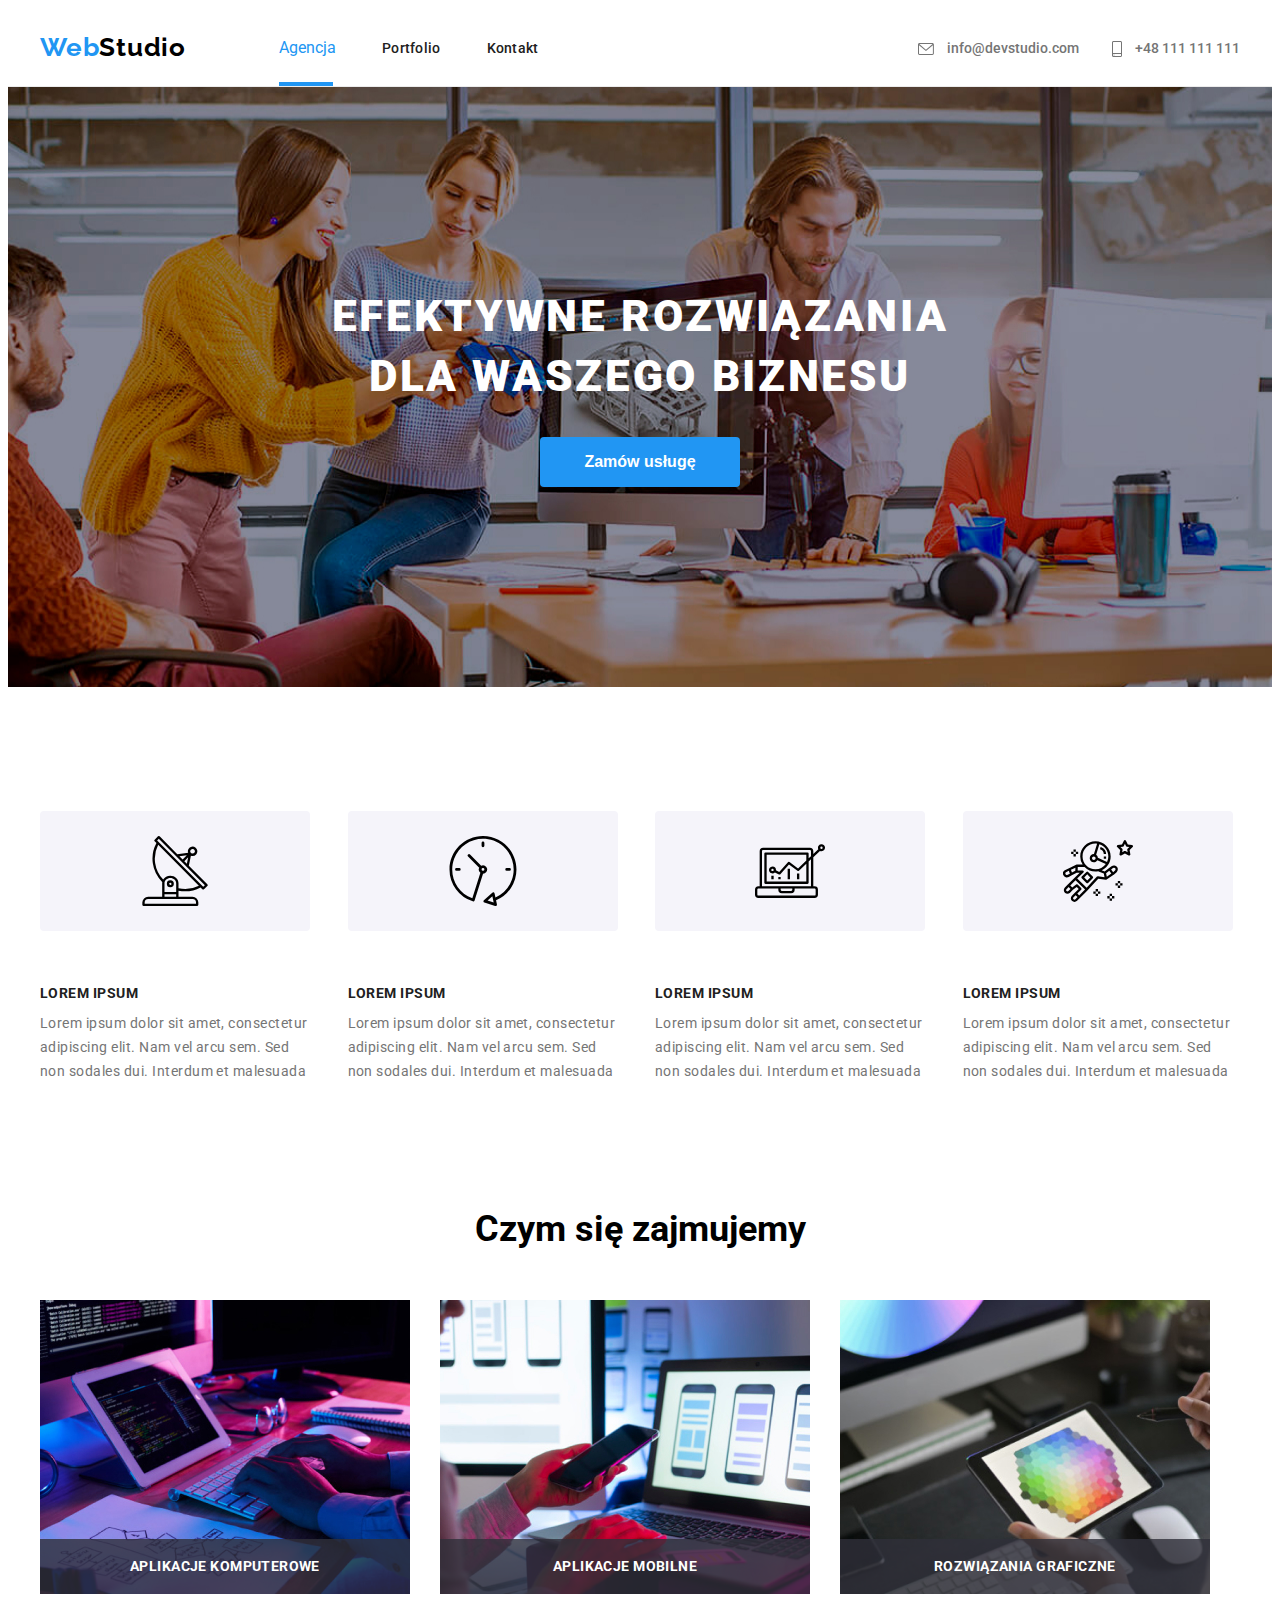
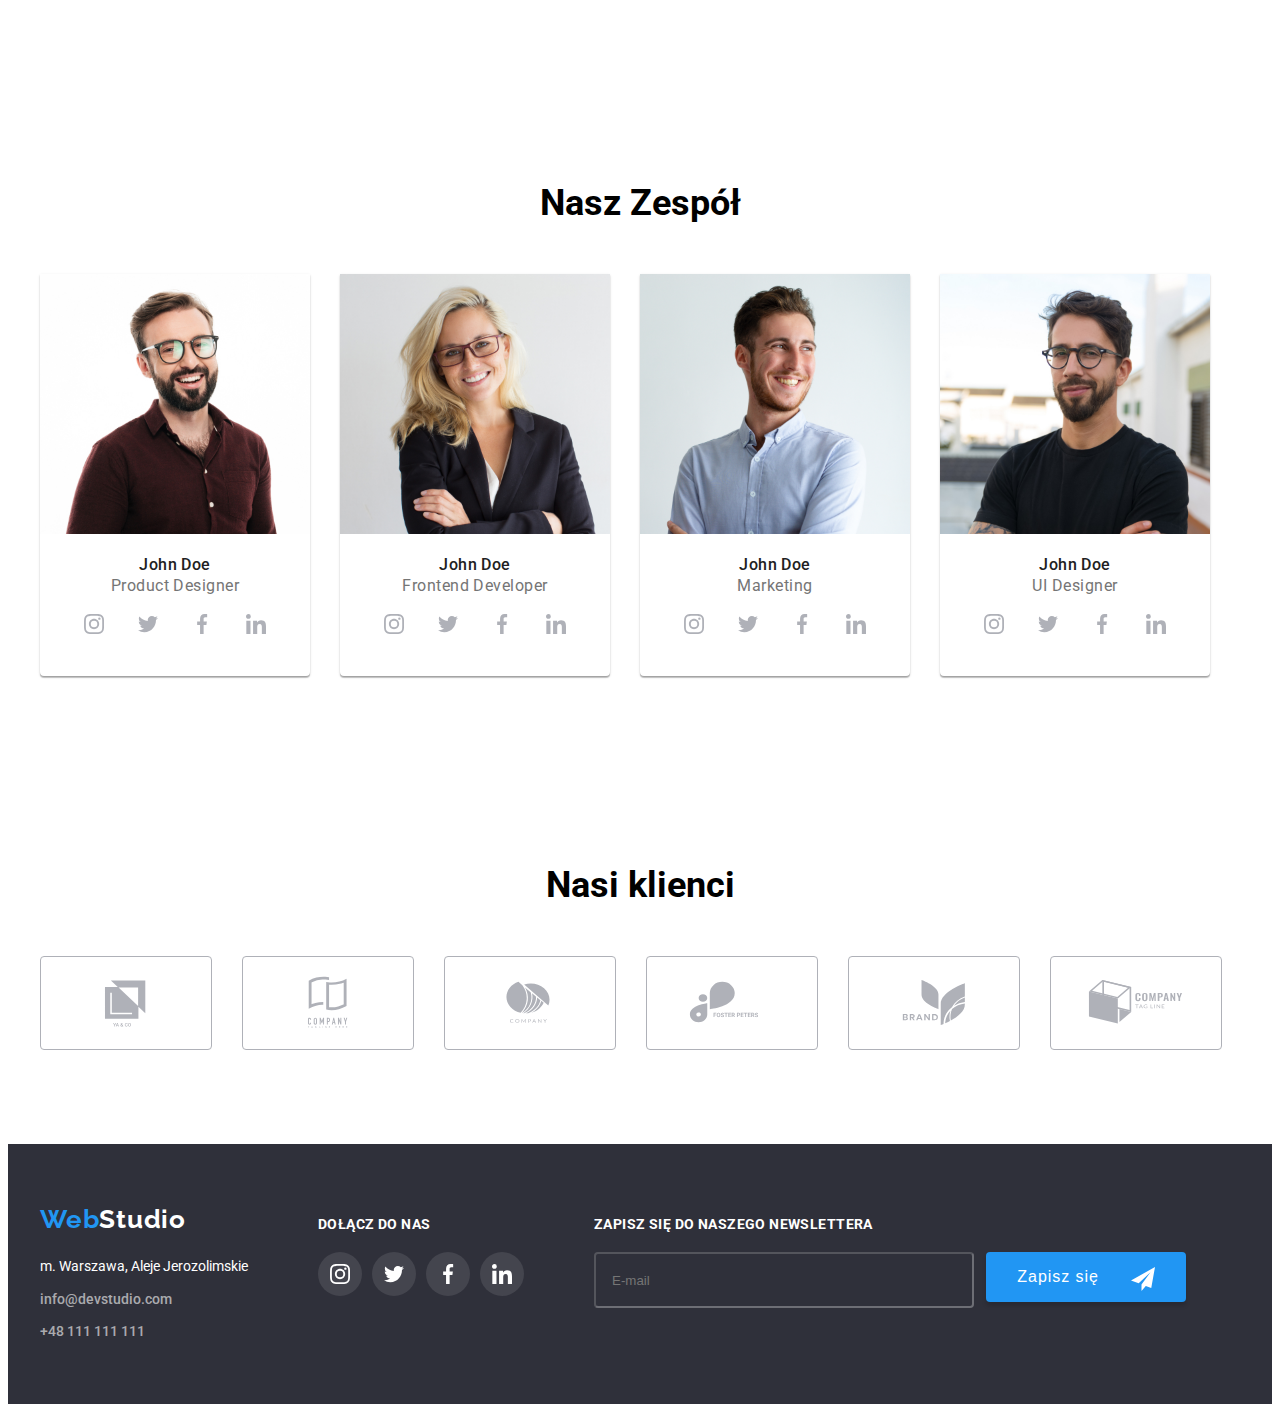
<file: index.html>
<!DOCTYPE html>
<html lang="pl">
    <head>
        <meta charset="UTF-8" />
        <meta http-equiv="X-UA-Compatible" content="IE=edge" />
        <meta name="viewport" content="width=device-width, initial-scale=1.0" />
        <title>Studio</title>
        <link
            rel="stylesheet"
            href="https://cdnjs.cloudflare.com/ajax/libs/modern-normalize/1.1.0/modern-normalize.min.css"
            integrity="sha512-wpPYUAdjBVSE4KJnH1VR1HeZfpl1ub8YT/NKx4PuQ5NmX2tKuGu6U/JRp5y+Y8XG2tV+wKQpNHVUX03MfMFn9Q=="
            crossorigin="anonymous"
            referrerpolicy="no-referrer"
        />
        <link rel="stylesheet" href="./css/styles.css" />
        <link rel="preconnect" href="https://fonts.googleapis.com" />
        <link rel="preconnect" href="https://fonts.gstatic.com" crossorigin />
        <link
            href="https://fonts.googleapis.com/css2?family=Raleway:wght@700&family=Roboto:wght@400;500;700;900&display=swap"
            rel="stylesheet"
        />
    </head>
    <body>
        <header class="header-wrapper">
            <div class="container">
                <nav>
                    <a class="logo" href="index.html"
                        ><span>Web</span
                        ><span class="logo-black">Studio</span></a
                    >
                    <ul class="navigation-list">
                        <li>
                            <a class="link-active" href="#">Agencja</a>
                        </li>
                        <li>
                            <a class="menu-link" href="portfolio.html"
                                >Portfolio</a
                            >
                        </li>
                        <li>
                            <a class="menu-link" href="#">Kontakt</a>
                        </li>
                    </ul>
                </nav>
                <ul class="header-contact-list">
                    <li>
                        <a href="mailto:info@devstudio.com">
                            <svg width="16px" height="12px">
                                <use
                                    class="mail-icon"
                                    href="./img/icons.svg#icon-mail"
                                ></use>
                            </svg>
                            info@devstudio.com
                        </a>
                    </li>
                    <li>
                        <a href="tel:48111111111">
                            <svg width="16px" height="16px">
                                <use
                                    href="./img/icons.svg#icon-smartphone"
                                ></use></svg
                            >+48 111 111 111</a
                        >
                    </li>
                </ul>
            </div>
        </header>
        <main>
            <!-- HERO -->
            <section class="section main-bg service">
                <div class="container">
                    <h1>EFEKTYWNE ROZWIĄZANIA DLA WASZEGO BIZNESU</h1>
                    <button type="button" data-modal-open>Zamów usługę</button>
                </div>
            </section>
            <!-- Czym się zajmujemy -->
            <section class="section">
                <div class="container">
                    <ul class="articles-list">
                        <li>
                            <span
                                ><svg width="70px" height="70px">
                                    <use
                                        href="img/icons.svg#icon-antenna"
                                    ></use></svg
                            ></span>
                            <h4>LOREM IPSUM</h4>
                            <p>
                                Lorem ipsum dolor sit amet, consectetur
                                adipiscing elit. Nam vel arcu sem. Sed non
                                sodales dui. Interdum et malesuada
                            </p>
                        </li>
                        <li>
                            <span
                                ><svg width="70px" height="70px">
                                    <use
                                        href="img/icons.svg#icon-clock"
                                    ></use></svg
                            ></span>
                            <h4>LOREM IPSUM</h4>
                            <p>
                                Lorem ipsum dolor sit amet, consectetur
                                adipiscing elit. Nam vel arcu sem. Sed non
                                sodales dui. Interdum et malesuada
                            </p>
                        </li>
                        <li>
                            <span
                                ><svg width="70px" height="70px">
                                    <use
                                        href="img/icons.svg#icon-diagram"
                                    ></use></svg
                            ></span>
                            <h4>LOREM IPSUM</h4>
                            <p>
                                Lorem ipsum dolor sit amet, consectetur
                                adipiscing elit. Nam vel arcu sem. Sed non
                                sodales dui. Interdum et malesuada
                            </p>
                        </li>
                        <li>
                            <span
                                ><svg width="70px" height="70px">
                                    <use
                                        href="img/icons.svg#icon-astronaut"
                                    ></use></svg
                            ></span>
                            <h4>LOREM IPSUM</h4>
                            <p>
                                Lorem ipsum dolor sit amet, consectetur
                                adipiscing elit. Nam vel arcu sem. Sed non
                                sodales dui. Interdum et malesuada
                            </p>
                        </li>
                    </ul>
                </div>
            </section>
            <section class="section">
                <div class="jobs container">
                    <h2>Czym się zajmujemy</h2>
                    <div class="jobs-layout">
                        <div class="job-img">
                            <img
                                src="img/box1.jpg"
                                alt="Tworzenie oprogramowania dla firm"
                                width="370"
                                height="294"
                            />
                            <p class="job-label">Aplikacje komputerowe</p>
                        </div>
                        <div class="job-img">
                            <img
                                src="img/box2.jpg"
                                alt="Projektowanie interfejsu"
                                width="370"
                                height="294"
                            />
                            <p class="job-label">Aplikacje mobilne</p>
                        </div>
                        <div class="job-img">
                            <img
                                src="img/box3.jpg"
                                alt="Ostylowanie projektu"
                                width="370"
                                height="294"
                            />
                            <p class="job-label">Rozwiązania graficzne</p>
                        </div>
                    </div>
                </div>
            </section>
            <!--Nasz zespół-->
            <section class="section">
                <div class="container">
                    <h2 class="team-header">Nasz Zespół</h2>
                    <ul class="team-list">
                        <li>
                            <img
                                src="img/pd.jpg"
                                alt="John Doe Product Designer"
                                width="270"
                                height="260"
                            />
                            <div class="img-info">
                                <span class="img-title-index">John Doe</span>
                                <span class="img-description-index"
                                    >Product Designer</span
                                >
                                <ul class="team-social">
                                    <li>
                                        <a href="https://www.instagram.com/">
                                            <svg
                                                width="20"
                                                height="20"
                                                class="social-icon"
                                            >
                                                <use
                                                    href="img/icons.svg#icon-instagram"
                                                ></use></svg
                                        ></a>
                                    </li>
                                    <li>
                                        <a href="https://twitter.com/">
                                            <svg
                                                width="20"
                                                height="20"
                                                class="social-icon"
                                            >
                                                <use
                                                    href="img/icons.svg#icon-twitter"
                                                ></use></svg
                                        ></a>
                                    </li>
                                    <li>
                                        <a href="https://www.facebook.com/">
                                            <svg
                                                width="20"
                                                height="20"
                                                class="social-icon"
                                            >
                                                <use
                                                    href="img/icons.svg#icon-facebook"
                                                ></use></svg
                                        ></a>
                                    </li>
                                    <li>
                                        <a href="https://www.linkedin.com/">
                                            <svg
                                                width="20"
                                                height="20"
                                                class="social-icon"
                                            >
                                                <use
                                                    href="img/icons.svg#icon-linkedin"
                                                ></use></svg
                                        ></a>
                                    </li>
                                </ul>
                            </div>
                        </li>
                        <li>
                            <img
                                src="img/fd.jpg"
                                alt="John Doe Frontend Developer"
                                width="270"
                                height="260"
                            />
                            <div class="img-info">
                                <span class="img-title-index">John Doe</span>
                                <span class="img-description-index"
                                    >Frontend Developer</span
                                >
                                <ul class="team-social">
                                    <li>
                                        <a href="https://www.instagram.com/">
                                            <svg
                                                width="20"
                                                height="20"
                                                class="social-icon"
                                            >
                                                <use
                                                    href="img/icons.svg#icon-instagram"
                                                ></use></svg
                                        ></a>
                                    </li>
                                    <li>
                                        <a href="https://twitter.com/">
                                            <svg
                                                width="20"
                                                height="20"
                                                class="social-icon"
                                            >
                                                <use
                                                    href="img/icons.svg#icon-twitter"
                                                ></use></svg
                                        ></a>
                                    </li>
                                    <li>
                                        <a href="https://www.facebook.com/">
                                            <svg
                                                width="20"
                                                height="20"
                                                class="social-icon"
                                            >
                                                <use
                                                    href="img/icons.svg#icon-facebook"
                                                ></use></svg
                                        ></a>
                                    </li>
                                    <li>
                                        <a href="https://www.linkedin.com/">
                                            <svg
                                                width="20"
                                                height="20"
                                                class="social-icon"
                                            >
                                                <use
                                                    href="img/icons.svg#icon-linkedin"
                                                ></use></svg
                                        ></a>
                                    </li>
                                </ul>
                            </div>
                        </li>
                        <li>
                            <img
                                src="img/marketing.jpg"
                                alt="John Doe Marketing"
                                width="270"
                                height="260"
                            />
                            <div class="img-info">
                                <span class="img-title-index">John Doe</span>
                                <span class="img-description-index"
                                    >Marketing</span
                                >
                                <ul class="team-social">
                                    <li>
                                        <a href="https://www.instagram.com/">
                                            <svg
                                                width="20"
                                                height="20"
                                                class="social-icon"
                                            >
                                                <use
                                                    href="img/icons.svg#icon-instagram"
                                                ></use></svg
                                        ></a>
                                    </li>
                                    <li>
                                        <a href="https://twitter.com/">
                                            <svg
                                                width="20"
                                                height="20"
                                                class="social-icon"
                                            >
                                                <use
                                                    href="img/icons.svg#icon-twitter"
                                                ></use></svg
                                        ></a>
                                    </li>
                                    <li>
                                        <a href="https://www.facebook.com/">
                                            <svg
                                                width="20"
                                                height="20"
                                                class="social-icon"
                                            >
                                                <use
                                                    href="img/icons.svg#icon-facebook"
                                                ></use></svg
                                        ></a>
                                    </li>
                                    <li>
                                        <a href="https://www.linkedin.com/">
                                            <svg
                                                width="20"
                                                height="20"
                                                class="social-icon"
                                            >
                                                <use
                                                    href="img/icons.svg#icon-linkedin"
                                                ></use></svg
                                        ></a>
                                    </li>
                                </ul>
                            </div>
                        </li>
                        <li>
                            <img
                                src="img/ui.jpg"
                                alt="John Doe UI Designer"
                                width="270"
                                height="260"
                            />
                            <div class="img-info">
                                <span class="img-title-index">John Doe</span>
                                <span class="img-description-index"
                                    >UI Designer</span
                                >
                                <ul class="team-social">
                                    <li>
                                        <a href="https://www.instagram.com/">
                                            <svg
                                                width="20"
                                                height="20"
                                                class="social-icon"
                                            >
                                                <use
                                                    href="img/icons.svg#icon-instagram"
                                                ></use></svg
                                        ></a>
                                    </li>
                                    <li>
                                        <a href="https://twitter.com/">
                                            <svg
                                                width="20"
                                                height="20"
                                                class="social-icon"
                                            >
                                                <use
                                                    href="img/icons.svg#icon-twitter"
                                                ></use></svg
                                        ></a>
                                    </li>
                                    <li>
                                        <a href="https://www.facebook.com/">
                                            <svg
                                                width="20"
                                                height="20"
                                                class="social-icon"
                                            >
                                                <use
                                                    href="img/icons.svg#icon-facebook"
                                                ></use></svg
                                        ></a>
                                    </li>
                                    <li>
                                        <a href="https://www.linkedin.com/">
                                            <svg
                                                width="20"
                                                height="20"
                                                class="social-icon"
                                            >
                                                <use
                                                    href="img/icons.svg#icon-linkedin"
                                                ></use></svg
                                        ></a>
                                    </li>
                                </ul>
                            </div>
                        </li>
                    </ul>
                </div>
            </section>
            <!--NASI KLIENCI-->
            <section class="section">
                <div class="clients container">
                    <h2>Nasi klienci</h2>
                    <ul class="clients-list">
                        <li tabindex="0">
                            <svg width="106" height="60" class="client-icon">
                                <use href="img/icons.svg#icon-yaco"></use>
                            </svg>
                        </li>
                        <li tabindex="0">
                            <svg width="106" height="60" class="client-icon">
                                <use
                                    href="img/icons.svg#icon-company-tagline"
                                ></use>
                            </svg>
                        </li>
                        <li tabindex="0">
                            <svg width="106" height="60" class="client-icon">
                                <use href="img/icons.svg#icon-company"></use>
                            </svg>
                        </li>
                        <li tabindex="0">
                            <svg width="106" height="60" class="client-icon">
                                <use href="img/icons.svg#icon-foster"></use>
                            </svg>
                        </li>
                        <li tabindex="0">
                            <svg width="106" height="60" class="client-icon">
                                <use href="img/icons.svg#icon-brand"></use>
                            </svg>
                        </li>
                        <li tabindex="0">
                            <svg width="106" height="60" class="client-icon">
                                <use
                                    href="img/icons.svg#icon-company_last"
                                ></use>
                            </svg>
                        </li>
                    </ul>
                </div>
            </section>
        </main>
        <footer class="footer-wrapper dark-bg">
            <div class="container">
                <div class="address-content">
                    <a class="logo" href="./index.html"
                        ><span>Web</span
                        ><span class="logo-white">Studio</span></a
                    >
                    <address class="inline">
                        <ul class="contact-list-footer">
                            <li>
                                <a
                                    class="contact-item-address"
                                    href="https://goo.gl/maps/UKCzapCsmyYEoZtA6"
                                    target="_blank"
                                    >m. Warszawa, Aleje Jerozolimskie</a
                                >
                            </li>
                            <li>
                                <a
                                    class="footer-contact-item"
                                    href="mailto:info@devstudio.com"
                                    >info@devstudio.com</a
                                >
                            </li>
                            <li>
                                <a
                                    class="footer-contact-item"
                                    href="tel:48111111111"
                                    >+48 111 111 111</a
                                >
                            </li>
                        </ul>
                    </address>
                </div>
                <div class="social-content">
                    <h2>Dołącz do nas</h2>
                    <ul class="social-footer">
                        <li>
                            <a href="https://www.instagram.com/">
                                <svg width="20" height="20">
                                    <use
                                        href="img/icons.svg#icon-instagram"
                                    ></use></svg
                            ></a>
                        </li>
                        <li>
                            <a href="https://twitter.com/">
                                <svg width="20" height="20">
                                    <use
                                        href="img/icons.svg#icon-twitter"
                                    ></use></svg
                            ></a>
                        </li>
                        <li>
                            <a href="https://www.facebook.com/">
                                <svg width="20" height="20">
                                    <use
                                        href="img/icons.svg#icon-facebook"
                                    ></use></svg
                            ></a>
                        </li>
                        <li>
                            <a href="https://www.linkedin.com/">
                                <svg width="20px" height="20px">
                                    <use
                                        href="img/icons.svg#icon-linkedin"
                                    ></use></svg
                            ></a>
                        </li>
                    </ul>
                </div>

                <div class="footer-newsletter">
                    <h2>ZAPISZ SIĘ DO NASZEGO NEWSLETTERA</h2>
                    <form class="mail-sub">
                        <input
                            class="subscription-form"
                            type="email"
                            name="input-footer-email"
                            placeholder="E-mail"
                            required
                        />
                        <button class="footer-newsletter-button" type="submit">
                            <span class="ft-btn-text">Zapisz się</span>
                            <svg class="send-icon" width="24" height="24">
                                <use href="./img/icons.svg#icon-send"></use>
                            </svg>
                        </button>
                    </form>
                </div>
            </div>
        </footer>

        <div class="backdrop is-hidden" data-modal>
            <div class="modal">
                <button type="button" class="close-btn" data-modal-close>
                    X
                </button>
                <form class="modal-form">
                    <h2>Zostaw swoje dane w formularzu poniżej</h2>
                    <label class="modal-name-field">Imie</label>
                    <input
                        type="text"
                        name="client-name"
                        class="form-area"
                        minlength="3"
                        required
                        pattern="^[a-zA-Z]+\s[a-zA-z]+$"
                    />
                    <svg class="form-icon" width="18px" height="18px">
                        <use href="./img/icons.svg#icon-person"></use>
                    </svg>
                    <label class="modal-name-field">Telefon</label>
                    <input
                        type="tel"
                        name="phone-number"
                        class="form-area"
                        minlength="9"
                        required
                        pattern="[0-9\+\-]{9,15}"
                    />
                    <svg class="form-icon" width="18px" height="18px">
                        <use href="./img/icons.svg#icon-phone"></use>
                    </svg>
                    <label class="modal-name-field">Email</label>
                    <input
                        type="email"
                        name="email"
                        class="form-area"
                        required
                    />
                    <svg class="form-icon" width="18px" height="18px">
                        <use href="./img/icons.svg#icon-emailform"></use>
                    </svg>
                    <label class="modal-name-field">Komentarz</label>
                    <textarea
                        placeholder="Wprowadź tekst"
                        name="comment"
                        class="form-area-comment"
                    ></textarea>
                    <label class="form-regulations">
                        <input
                            type="checkbox"
                            name="checkbox-acceptance"
                            class="hidden-checkbox"
                        />
                        <div class="custom-checkbox">
                            <svg
                                class="custom-checkbox-img"
                                width="16px"
                                height="16px"
                            >
                                <use
                                    href="./img/symbol-defs.svg#icon-check"
                                ></use>
                            </svg>
                        </div>
                        <span class="regulations-form-text"
                            >Oświadczam iż akceptuję <a href="#">Regulamin</a> i
                            <a href="#">Politykę Prywatności.</a></span
                        ></label
                    >
                    <button class="modal-form-btn" type="submit">Wyślij</button>
                </form>
            </div>
        </div>
        <script src="./js/modal.js"></script>
    </body>
</html>
</file>
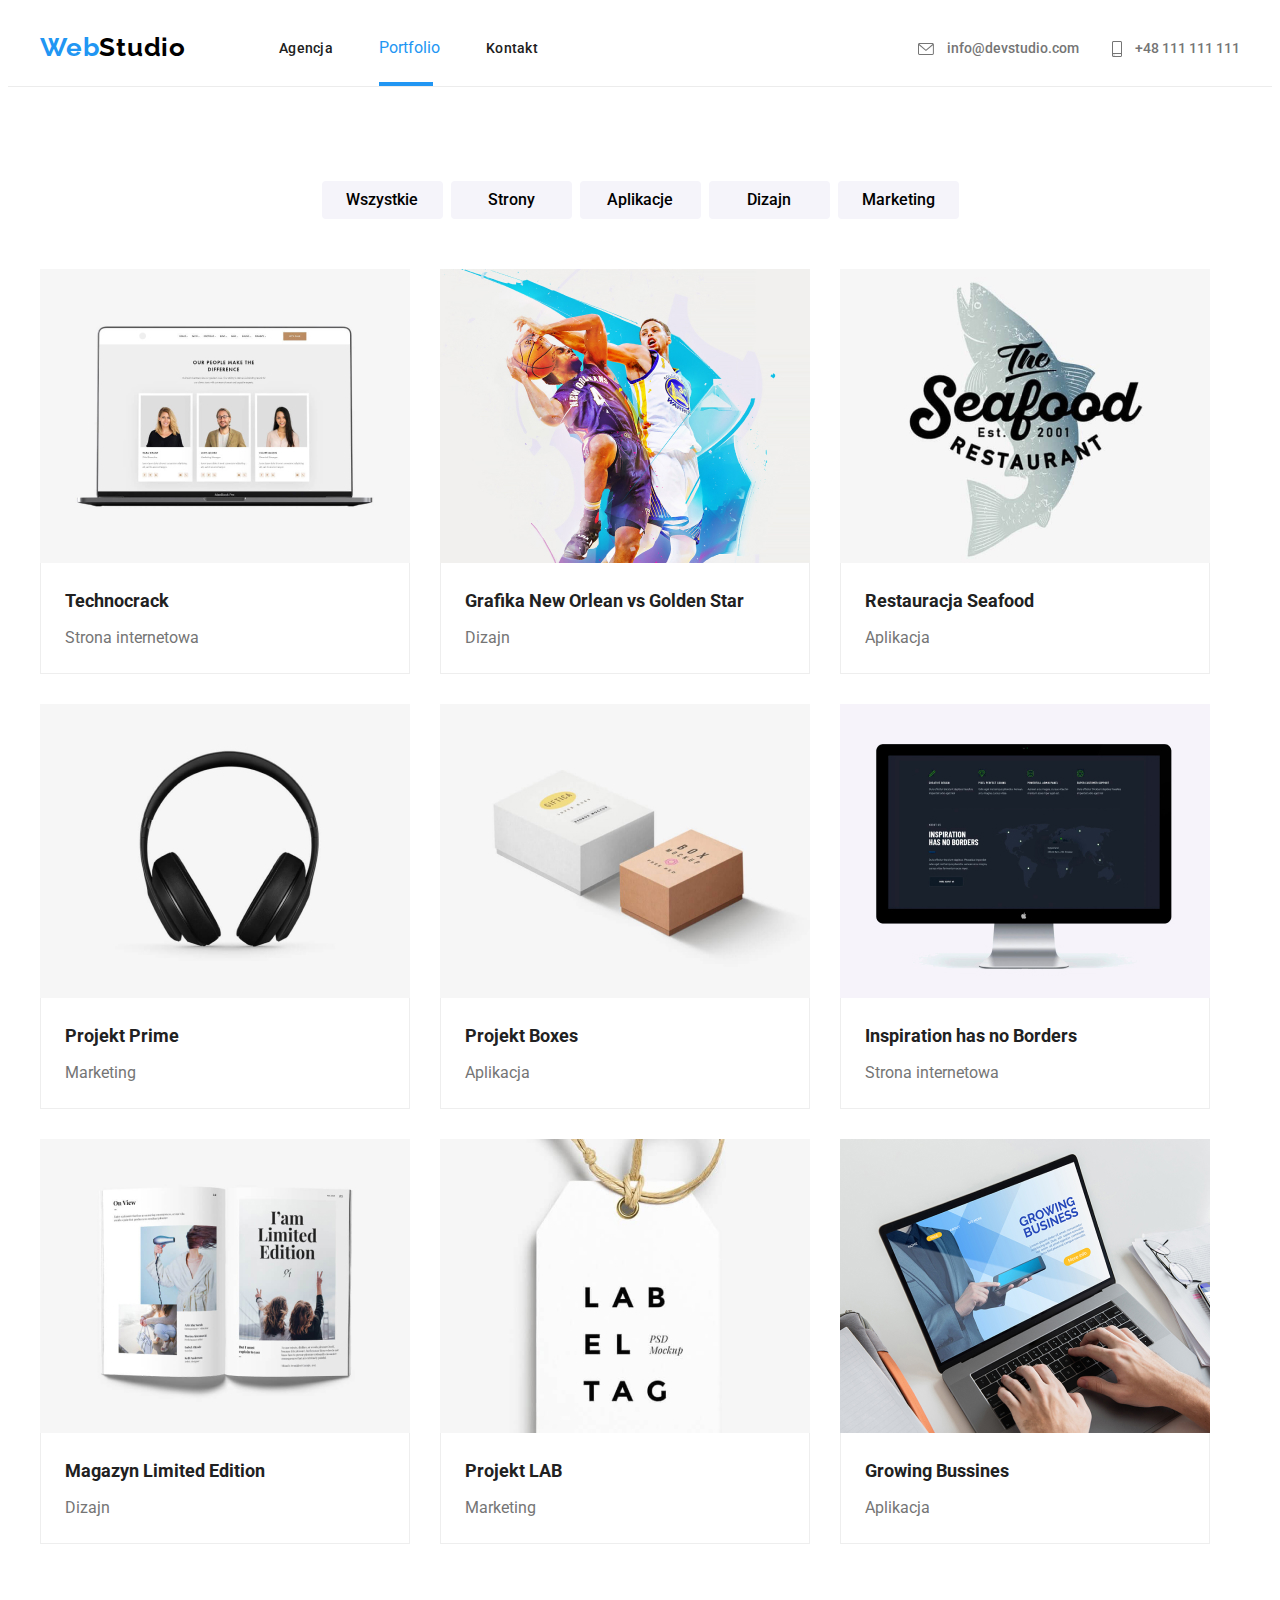
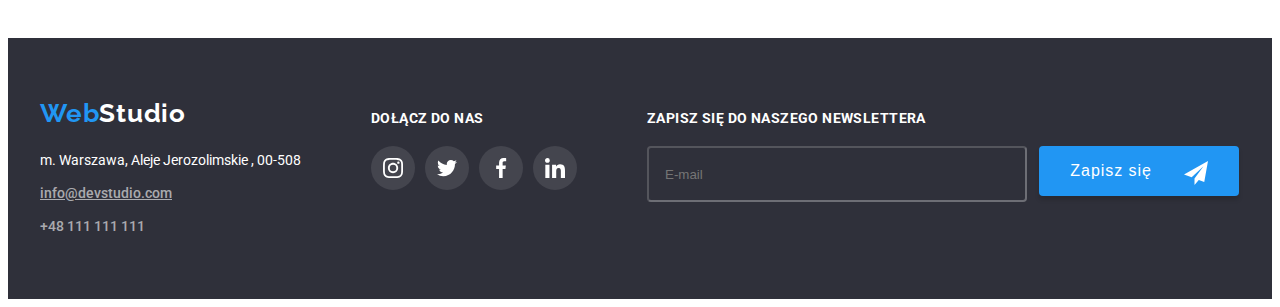
<file: portfolio.html>
<!DOCTYPE html>
<html lang="pl">
    <head>
        <meta charset="UTF-8" />
        <meta http-equiv="X-UA-Compatible" content="IE=edge" />
        <meta name="viewport" content="width=device-width, initial-scale=1.0" />
        <link
            rel="stylesheet"
            href="https://cdnjs.cloudflare.com/ajax/libs/modern-normalize/1.1.0/modern-normalize.min.css"
            integrity="sha512-wpPYUAdjBVSE4KJnH1VR1HeZfpl1ub8YT/NKx4PuQ5NmX2tKuGu6U/JRp5y+Y8XG2tV+wKQpNHVUX03MfMFn9Q=="
            crossorigin="anonymous"
            referrerpolicy="no-referrer"
        />
        <link rel="stylesheet" href="./css/styles.css" />
        <link rel="preconnect" href="https://fonts.googleapis.com" />
        <link rel="preconnect" href="https://fonts.gstatic.com" crossorigin />
        <link
            href="https://fonts.googleapis.com/css2?family=Raleway:wght@700&family=Roboto:wght@400;500;700;900&display=swap"
            rel="stylesheet"
        />

        <title>Portfolio</title>
    </head>
    <body>
        <header class="header-wrapper">
            <div class="container">
                <nav>
                    <a class="logo" href="index.html"
                        ><span>Web</span
                        ><span class="logo-black">Studio</span></a
                    >
                    <ul class="navigation-list">
                        <li>
                            <a class="menu-link" href="#">Agencja</a>
                        </li>
                        <li>
                            <a class="link-active" href="portfolio.html"
                                >Portfolio</a
                            >
                        </li>
                        <li>
                            <a class="menu-link" href="#">Kontakt</a>
                        </li>
                    </ul>
                </nav>
                <ul class="header-contact-list">
                    <li>
                        <a href="mailto:info@devstudio.com">
                            <svg width="16px" height="12px">
                                <use
                                    class="mail-icon"
                                    href="./img/icons.svg#icon-mail"
                                ></use>
                            </svg>
                            info@devstudio.com
                        </a>
                    </li>
                    <li>
                        <a href="tel:48111111111">
                            <svg width="16px" height="16px">
                                <use
                                    href="./img/icons.svg#icon-smartphone"
                                ></use></svg
                            >+48 111 111 111</a
                        >
                    </li>
                </ul>
            </div>
        </header>
        <main class="section">
            <div class="container">
                <!--BUTTONS-->
                <ul class="category-selection">
                    <li>
                        <button class="category-select" type="button">
                            Wszystkie
                        </button>
                    </li>
                    <li>
                        <button class="category-select" type="button">
                            Strony
                        </button>
                    </li>
                    <li>
                        <button class="category-select" type="button">
                            Aplikacje
                        </button>
                    </li>
                    <li>
                        <button class="category-select" type="button">
                            Dizajn
                        </button>
                    </li>
                    <li>
                        <button class="category-select" type="button">
                            Marketing
                        </button>
                    </li>
                </ul>
                <!--CATEGORY/GALLERY-->
                <ul class="img-section-list">
                    <li class="img-item">
                        <div class="portfolio-img-window">
                            <div class="portfolio-img-overlay">
                                <p>
                                    Technocrack jest popularną platformą
                                    wykorzystywaną do rozpowszechniania
                                    koronawirusa. Firmy wykorzystują tę
                                    platformę do celów szpiegowskich i ataków na
                                    niezabezpieczone serwery konkurencji
                                </p>
                            </div>
                            <img
                                src="img/website.jpg"
                                alt="Website project"
                                width="370"
                                height="294"
                            />
                        </div>
                        <div class="img-description-window">
                            <span class="img-title-portfolio">Technocrack</span>
                            <span class="img-description-portfolio"
                                >Strona internetowa</span
                            >
                        </div>
                    </li>
                    <li class="img-item">
                        <div class="portfolio-img-window">
                            <div class="portfolio-img-overlay">
                                <p>
                                    Technocrack jest popularną platformą
                                    wykorzystywaną do rozpowszechniania
                                    koronawirusa. Firmy wykorzystują tę
                                    platformę do celów szpiegowskich i ataków na
                                    niezabezpieczone serwery konkurencji
                                </p>
                            </div>
                            <img
                                src="img/basketdesign.jpg"
                                alt="basketball match"
                                width="370"
                                height="294"
                            />
                        </div>
                        <div class="img-description-window">
                            <span class="img-title-portfolio"
                                >Grafika New Orlean vs Golden Star</span
                            >
                            <span class="img-description-portfolio"
                                >Dizajn</span
                            >
                        </div>
                    </li>
                    <li class="img-item">
                        <div class="portfolio-img-window">
                            <div class="portfolio-img-overlay">
                                <p>
                                    Technocrack jest popularną platformą
                                    wykorzystywaną do rozpowszechniania
                                    koronawirusa. Firmy wykorzystują tę
                                    platformę do celów szpiegowskich i ataków na
                                    niezabezpieczone serwery konkurencji
                                </p>
                            </div>
                            <img
                                src="img/seafood.jpg"
                                alt="Seafood restaurant logo"
                                width="370"
                                height="294"
                            />
                        </div>
                        <div class="img-description-window">
                            <span class="img-title-portfolio"
                                >Restauracja Seafood</span
                            >
                            <span class="img-description-portfolio"
                                >Aplikacja</span
                            >
                        </div>
                    </li>
                    <li class="img-item">
                        <div class="portfolio-img-window">
                            <div class="portfolio-img-overlay">
                                <p>
                                    Technocrack jest popularną platformą
                                    wykorzystywaną do rozpowszechniania
                                    koronawirusa. Firmy wykorzystują tę
                                    platformę do celów szpiegowskich i ataków na
                                    niezabezpieczone serwery konkurencji
                                </p>
                            </div>
                            <img
                                src="img/headset.jpg"
                                alt="black headset"
                                width="370"
                                height="294"
                            />
                        </div>
                        <div class="img-description-window">
                            <span class="img-title-portfolio"
                                >Projekt Prime</span
                            >
                            <span class="img-description-portfolio"
                                >Marketing</span
                            >
                        </div>
                    </li>
                    <li class="img-item">
                        <div class="portfolio-img-window">
                            <div class="portfolio-img-overlay">
                                <p>
                                    Technocrack jest popularną platformą
                                    wykorzystywaną do rozpowszechniania
                                    koronawirusa. Firmy wykorzystują tę
                                    platformę do celów szpiegowskich i ataków na
                                    niezabezpieczone serwery konkurencji
                                </p>
                            </div>
                            <img
                                src="img/boxes.jpg"
                                alt="Two boxes"
                                width="370"
                                height="294"
                            />
                        </div>
                        <div class="img-description-window">
                            <span class="img-title-portfolio"
                                >Projekt Boxes</span
                            >
                            <span class="img-description-portfolio"
                                >Aplikacja</span
                            >
                        </div>
                    </li>
                    <li class="img-item">
                        <div class="portfolio-img-window">
                            <div class="portfolio-img-overlay">
                                <p>
                                    Technocrack jest popularną platformą
                                    wykorzystywaną do rozpowszechniania
                                    koronawirusa. Firmy wykorzystują tę
                                    platformę do celów szpiegowskich i ataków na
                                    niezabezpieczone serwery konkurencji
                                </p>
                            </div>
                            <img
                                src="img/websitemonitor.jpg"
                                alt="Website on monitor"
                                width="370"
                                height="294"
                            />
                        </div>
                        <div class="img-description-window">
                            <span class="img-title-portfolio"
                                >Inspiration has no Borders</span
                            >
                            <span class="img-description-portfolio"
                                >Strona internetowa</span
                            >
                        </div>
                    </li>
                    <li class="img-item">
                        <div class="portfolio-img-window">
                            <div class="portfolio-img-overlay">
                                <p>
                                    Technocrack jest popularną platformą
                                    wykorzystywaną do rozpowszechniania
                                    koronawirusa. Firmy wykorzystują tę
                                    platformę do celów szpiegowskich i ataków na
                                    niezabezpieczone serwery konkurencji
                                </p>
                            </div>
                            <img
                                src="img/bookdesign.jpg"
                                alt="Book design"
                                width="370"
                                height="294"
                            />
                        </div>
                        <div class="img-description-window">
                            <span class="img-title-portfolio"
                                >Magazyn Limited Edition</span
                            >
                            <span class="img-description-portfolio"
                                >Dizajn</span
                            >
                        </div>
                    </li>
                    <li class="img-item">
                        <div class="portfolio-img-window">
                            <div class="portfolio-img-overlay">
                                <p>
                                    Technocrack jest popularną platformą
                                    wykorzystywaną do rozpowszechniania
                                    koronawirusa. Firmy wykorzystują tę
                                    platformę do celów szpiegowskich i ataków na
                                    niezabezpieczone serwery konkurencji
                                </p>
                            </div>
                            <img
                                src="img/label.jpg"
                                alt="White label"
                                width="370"
                                height="294"
                            />
                        </div>
                        <div class="img-description-window">
                            <span class="img-title-portfolio">Projekt LAB</span>
                            <span class="img-description-portfolio"
                                >Marketing</span
                            >
                        </div>
                    </li>
                    <li class="img-item">
                        <div class="portfolio-img-window">
                            <div class="portfolio-img-overlay">
                                <p>
                                    Technocrack jest popularną platformą
                                    wykorzystywaną do rozpowszechniania
                                    koronawirusa. Firmy wykorzystują tę
                                    platformę do celów szpiegowskich i ataków na
                                    niezabezpieczone serwery konkurencji
                                </p>
                            </div>
                            <img
                                src="img/laptopapp.jpg"
                                alt="Application on laptop"
                                width="370"
                                height="294"
                            />
                        </div>
                        <div class="img-description-window">
                            <span class="img-title-portfolio"
                                >Growing Bussines</span
                            >
                            <span class="img-description-portfolio"
                                >Aplikacja</span
                            >
                        </div>
                    </li>
                </ul>
            </div>
        </main>
        <footer class="footer-wrapper dark-bg">
            <div class="container">
                <div class="address-content">
                    <a class="logo" href="./index.html"
                        ><span>Web</span
                        ><span class="logo-white">Studio</span></a
                    >
                    <address class="inline">
                        <ul class="contact-list-footer">
                            <li>
                                <a
                                    class="contact-item-address"
                                    href="https://goo.gl/maps/UKCzapCsmyYEoZtA6"
                                    target="_blank"
                                    >m. Warszawa, Aleje Jerozolimskie ,
                                    00-508</a
                                >
                            </li>
                            <li>
                                <a
                                    class="footer-contact-item mail-underline"
                                    href="mailto:info@devstudio.com"
                                    >info@devstudio.com</a
                                >
                            </li>
                            <li>
                                <a
                                    class="footer-contact-item"
                                    href="tel:48111111111"
                                    >+48 111 111 111</a
                                >
                            </li>
                        </ul>
                    </address>
                </div>
                <div class="social-content">
                    <h2>Dołącz do nas</h2>
                    <ul class="social-footer">
                        <li>
                            <a href="https://www.instagram.com/">
                                <svg width="20" height="20">
                                    <use
                                        href="img/icons.svg#icon-instagram"
                                    ></use></svg
                            ></a>
                        </li>
                        <li>
                            <a href="https://twitter.com/">
                                <svg width="20" height="20">
                                    <use
                                        href="img/icons.svg#icon-twitter"
                                    ></use></svg
                            ></a>
                        </li>
                        <li>
                            <a href="https://www.facebook.com/">
                                <svg width="20" height="20">
                                    <use
                                        href="img/icons.svg#icon-facebook"
                                    ></use></svg
                            ></a>
                        </li>
                        <li>
                            <a href="https://www.linkedin.com/">
                                <svg width="20px" height="20px">
                                    <use
                                        href="img/icons.svg#icon-linkedin"
                                    ></use></svg
                            ></a>
                        </li>
                    </ul>
                </div>
                <div class="footer-newsletter">
                    <h2>ZAPISZ SIĘ DO NASZEGO NEWSLETTERA</h2>
                    <form class="mail-sub">
                        <input
                            class="subscription-form"
                            type="email"
                            name="input-footer-email"
                            placeholder="E-mail"
                            required
                        />
                        <button class="footer-newsletter-button" type="submit">
                            <span class="ft-btn-text">Zapisz się</span>
                            <svg class="send-icon" width="24" height="24">
                                <use href="./img/icons.svg#icon-send"></use>
                            </svg>
                        </button>
                    </form>
                </div>
            </div>
        </footer>
    </body>
</html>
</file>
<file: css/styles.css>
:root {
    --grey-background: #212121;
    --white-background: #ffffff;
    --blue-text: #2196f3;
    --light-grey: #757575;
    --footer-grey: #2f303a;
    --logo-black: #000;
    --footer-contact-grey: rgba(255, 255, 255, 0.6);
    --button-background: #f5f4fa;
}
ul,
p,
h1,
h2,
h3,
h4 {
    margin: 0;
    padding: 0;
}
a {
    text-decoration: none;
}

ul {
    list-style: none;
}
svg,
img {
    vertical-align: middle;
}

body {
    font-family: 'Roboto', sans-serif;
}

.header-wrapper {
    display: flex;
    align-items: center;
    padding: 24px 0px 24px;
    border-bottom: rgba(236, 236, 236, 1);
    border-bottom: 1px solid #ececec;
}
.header-wrapper > .container {
    display: flex;
    justify-content: space-between;
}
.header-wrapper > .container > nav {
    display: flex;
    align-items: center;
    gap: 93px;
}
.header-wrapper > .container > nav > .navigation-list {
    display: flex;
    align-items: center;
    gap: 46px;
}
.header-wrapper > .container > .header-contact-list {
    display: flex;
    gap: 30px;
    align-items: center;
}

.container {
    width: 1200px;
    margin: 0 auto;
    padding: 0 15px;
}

.section {
    padding: 94px 0;
}
.top-header {
    display: flex;
    flex-direction: row;
    margin: 0px;
    border-bottom: #ececec;
    max-width: 1600px;
    max-height: 80px;
}
.link-active {
    position: relative;
    display: block;
    color: var(--blue-text);
}
.link-active::after {
    content: '';
    position: absolute;
    top: 44px;
    left: 0;
    width: 54px;
    height: 4px;
    background-color: var(--blue-text);
}

.menu-link {
    position: relative;
    color: var(--grey-background);
    text-decoration: none;
    font-weight: 500;
    font-size: 14px;
    line-height: 1.14;
    letter-spacing: 0.02em;
}
.menu-link:hover::after,
.menu-link:focus::after {
    content: '';
    position: absolute;
    top: 44px;
    left: 0;
    width: 54px;
    height: 4px;
    background-color: var(--blue-text);
}

.navigation-list > li > a:hover,
.navigation-list > li > a:focus {
    color: var(--blue-text);
    cursor: pointer;
    transition-duration: 250ms;
    transition-timing-function: cubic-bezier(0.4, 0, 0.2, 1);
}
.navigation-list > li > .link-active {
    color: var(--blue-text);
}
.header-contact-list li a {
    color: var(--light-grey);
    font-weight: 500;
    font-size: 14px;
    line-height: 1.14;
    font-style: normal;
}
.header-contact-list > li > a:hover,
.header-contact-list > li > a:focus {
    color: var(--blue-text);
    transition-duration: 250ms;
    transition-timing-function: cubic-bezier(0.4, 0, 0.2, 1);
}
.header-contact-list > li > a:hover,
.header-contact-list > li > a:focus > svg {
    fill: var(--blue-text);
    transition-duration: 250ms;
    transition-timing-function: cubic-bezier(0.4, 0, 0.2, 1);
}
.header-contact-list li a:hover > svg {
    fill: var(--blue-text);
    transition-duration: 250ms;
    transition-timing-function: cubic-bezier(0.4, 0, 0.2, 1);
}
.header-contact-list svg {
    fill: var(--light-grey);
    margin-right: 10px;
}
.logo-black {
    color: var(--logo-black);
}
.logo-white {
    color: var(--white-background);
}
.logo {
    color: var(--blue-text);
    text-decoration: none;
    font-family: 'Raleway', sans-serif;
    font-weight: 700;
    font-size: 26px;
    line-height: 1.17;
    letter-spacing: 0.03em;
}
.main-bg {
    background-image: url(../img/Img.jpg);
    background-repeat: no-repeat;
    background-position: center;
    background-color: var(--footer-grey);
}
.dark-bg {
    background-color: var(--footer-grey);
}
.service > .container {
    display: flex;
    flex-direction: column;
    justify-content: center;
    align-items: center;
    gap: 30px;
}
.service h1 {
    color: var(--white-background);
    font-weight: 900;
    font-size: 44px;
    line-height: 1.36;
    text-align: center;
    padding: 200px;
    letter-spacing: 0.06em;
    font-style: normal;
    margin-top: 106px;
    padding: 0 252px;
}
.service button {
    color: var(--white-background);
    background-color: var(--blue-text);
    font-weight: 700;
    font-size: 16px;
    line-height: 1.87;
    width: 200px;
    height: 50px;
    box-shadow: 0px 4px 4px rgba(0, 0, 0, 0.15);
    border-radius: 4px;
    outline: none;
    border: none;
    cursor: pointer;
    margin-bottom: 106px;
}
.category-selection {
    color: var(--grey-background);
    display: flex;
    justify-content: center;
    padding-bottom: 50px;
    gap: 8px;
}
.category-select {
    background-color: var(--button-background);
    outline: none;
    border: none;
    border-radius: 4px;
    font-family: 'Roboto';
    font-weight: 500;
    font-size: 16px;
    line-height: 1.62;
    width: 121px;
    height: 38px;
}
.category-select:hover,
.category-select:focus {
    color: var(--white-background);
    background-color: var(--blue-text);
    box-shadow: 0px 3px 1px rgba(0, 0, 0, 0.1), 0px 1px 2px rgba(0, 0, 0, 0.08),
        0px 2px 2px rgba(0, 0, 0, 0.12);
    cursor: pointer;
    transition-duration: 250ms;
    transition-timing-function: cubic-bezier(0.4, 0, 0.2, 1);
}
.contact-list {
    list-style: none;
    display: flex;
    gap: 50px;
}
.contact-item {
    color: var(--light-grey);
    text-decoration: none;
    font-weight: 500;
    font-size: 14px;
    line-height: 1.14;
    font-style: normal;
}
.contact-item:hover,
.contact-item:focus {
    color: var(--blue-text);
    transition-duration: 250ms;
    transition-timing-function: cubic-bezier(0.4, 0, 0.2, 1);
}

.articles-list span {
    background-color: rgba(245, 244, 250, 1);
    border-radius: 4px;
    width: 270px;
    height: 120px;
    display: flex;
    gap: 30px;
    justify-content: center;
    align-items: center;
    margin-bottom: 55px;
}
.articles-list {
    list-style: none;
    gap: 30px;
    letter-spacing: 0.03em;
    display: flex;
    margin: 30px 0px;
}
.articles-list h4 {
    color: var(--grey-background);
    font-weight: 700;
    font-size: 14px;
    line-height: 1.14;
    margin-top: 30px;
    margin-bottom: 10px;
}
.articles-list p {
    color: var(--light-grey);
    font-size: 14px;
    line-height: 1.71;
}
.jobs {
    margin-top: -94px;
}
.jobs > h2 {
    font-size: 36px;
    text-align: center;
}
.jobs-layout {
    width: 370px;
    height: 294px;
    display: flex;
    justify-content: space-between;
    gap: 30px;
    margin-top: 50px;
}
.job-img {
    position: relative;
}
.job-img > .job-label {
    position: absolute;
    background: rgba(47, 48, 58, 0.8);
    color: #ffffff;
    font-weight: 700;
    font-size: 14px;
    line-height: 1.14px;
    letter-spacing: 0.03em;
    text-transform: uppercase;
    bottom: 0;
    width: 370px;
    text-align: center;
    padding: 27px 0;
}

.team {
    background-color: #f5f4fa;
}
.team-header {
    font-size: 36px;
    text-align: center;
    padding-bottom: 50px;
}
.team-list {
    gap: 30px;
    display: flex;
    margin: 0 auto;
}
.team-list > li {
    background: var(--white-background);
    box-shadow: 0px 1px 3px rgba(0, 0, 0, 0.12), 0px 1px 1px rgba(0, 0, 0, 0.14),
        0px 2px 1px rgba(0, 0, 0, 0.2);
    border-radius: 0px 0px 4px 4px;
    text-align: center;
}
.team-social {
    display: flex;
    gap: 10px;
    justify-content: center;
}
.team-social li > a {
    width: 44px;
    height: 44px;
    background-color: rgba(255, 255, 255, 0.1);
    border-radius: 50%;
    display: flex;
    justify-content: center;
    align-items: center;
}
.team-social svg {
    fill: #afb1b8;
}
.team-social > li > a:hover,
.team-social > li > a:focus {
    background-color: #2196f3;
    transition-duration: 250ms;
    transition-timing-function: cubic-bezier(0.4, 0, 0.2, 1);
}
.team-social > li > a:hover > svg,
.team-social > li > a:focus > svg {
    fill: #ffffff;
    transition-duration: 250ms;
    transition-timing-function: cubic-bezier(0.4, 0, 0.2, 1);
}

.clients h2 {
    font-size: 36px;
    text-align: center;
    padding-bottom: 50px;
}
.clients-list {
    gap: 30px;
    display: flex;
}
.clients-list li {
    border: 1px solid #afb1b8;
    border-radius: 4px;
    width: 170px;
    height: 92px;
    display: flex;
    justify-content: center;
    align-items: center;
}
.clients-list > li:hover,
.clients-list > li:focus {
    border-color: var(--blue-text);
    transition-duration: 250ms;
    transition-timing-function: cubic-bezier(0.4, 0, 0.2, 1);
}
.client-icon {
    fill: #afb1b8;
}
.clients-list > li:hover > .client-icon,
.clients-list > li:focus > .client-icon {
    fill: var(--blue-text);
    transition-duration: 250ms;
    transition-timing-function: cubic-bezier(0.4, 0, 0.2, 1);
}

.img-section-list {
    display: flex;
    flex-wrap: wrap;
    gap: 30px;
}
.img-section-list li {
    background: #ffffff;
}

.portfolio-img-window {
    position: relative;
    overflow: hidden;
}
.img-description-window {
    border: 1px solid #eeeeee;
    border-top: none;
    padding: 20px 0 20px 24px;
}
.portfolio-img-overlay {
    position: absolute;
    inset: 0;
    background-color: var(--blue-text);
    opacity: 0.9;
    transform: translateY(100%);
    z-index: -1;
    transition: transform 250ms cubic-bezier(0.4, 0, 0.2, 1);
}
.portfolio-img-overlay > p {
    font-weight: 400;
    font-size: 18px;
    line-height: 1.55;
    letter-spacing: 0.03em;
    color: #ffffff;
    padding: 49px 45px 49px 24px;
}
.img-item:hover .portfolio-img-overlay {
    transform: translateY(0%);
    z-index: 1;
}
.img-item:hover,
.img-item:focus {
    box-shadow: 0px 1px 3px rgba(0, 0, 0, 0.12), 0px 1px 1px rgba(0, 0, 0, 0.14),
        0px 2px 1px rgba(0, 0, 0, 0.2);
    transition-duration: 250ms;
    transition-timing-function: cubic-bezier(0.4, 0, 0.2, 1);
}
.img-info {
    padding: 30px 0;
}
.img-title-index {
    color: var(--grey-background);
    font-weight: 500;
    font-size: 16px;
    line-height: 1.19px;
    letter-spacing: 0.03em;
    margin-bottom: 20px;
    display: block;
}
.img-description-index {
    color: var(--light-grey);
    margin-bottom: 16px;
    font-weight: 400;
    font-size: 16px;
    line-height: 1.19px;
    letter-spacing: 0.03em;
    display: block;
}
.img-title-portfolio {
    color: var(--grey-background);
    font-weight: 700;
    font-size: 18px;
    line-height: 2;
    margin-bottom: 4px;
    display: block;
}
.img-description-portfolio {
    color: var(--light-grey);
    display: block;
    line-height: 1.875;
}

.contact-list-footer {
    display: flex;
    flex-direction: column;
    gap: 9px;
}

.contact-item-address {
    color: var(--white-background);
    text-decoration: none;
    font-size: 14px;
    line-height: 1.71;
}
.footer-wrapper {
    padding: 60px 0;
}
.footer-wrapper > .container {
    display: flex;
    gap: 70px;
}
.footer-wrapper > .container > .address-content > address {
    font-style: normal;
    margin-top: 20px;
}
.footer-contact-item {
    color: var(--footer-contact-grey);
    text-decoration: none;
    font-weight: 500;
    font-size: 14px;
    line-height: 1.71;
    font-style: normal;
}
.footer-contact-item:hover,
.footer-contact-item:focus {
    color: var(--blue-text);
    transition-duration: 250ms;
    transition-timing-function: cubic-bezier(0.4, 0, 0.2, 1);
}
.mail-underline {
    text-decoration: underline;
}

.social-footer {
    display: flex;
    gap: 10px;
}
.social-footer li > a {
    width: 44px;
    height: 44px;
    background-color: rgba(255, 255, 255, 0.1);
    border-radius: 50%;
    display: flex;
    justify-content: center;
    align-items: center;
}
.social-content h2 {
    font-weight: 700;
    font-size: 14px;
    line-height: 16px;
    letter-spacing: 0.03em;
    text-transform: uppercase;
    color: #ffffff;
    margin: 12px 0 20px;
}
.social-footer svg {
    fill: #ffffff;
}
.social-footer > li > a:hover,
.social-footer > li > a:focus {
    background-color: #2196f3;
    transition-duration: 250ms;
    transition-timing-function: cubic-bezier(0.4, 0, 0.2, 1);
}
.social-footer > li > a:hover > svg,
.social-footer > li > a:focus > svg {
    fill: #ffffff;
    transition-duration: 250ms;
    transition-timing-function: cubic-bezier(0.4, 0, 0.2, 1);
}
.mail-sub {
    display: flex;
    gap: 12px;
}
.footer-newsletter h2 {
    font-weight: 700;
    font-size: 14px;
    line-height: 16px;
    letter-spacing: 0.03em;
    text-transform: uppercase;
    color: #ffffff;
    margin: 12px 0 20px;
}
.subscription-form {
    background-color: transparent;
    border-radius: 4px;
    border-color: rgba(255, 255, 255, 0.3);
    color: rgba(255, 255, 255, 0.6);
    width: 358px;
    height: 50px;
    padding-left: 16px;
}
.footer-newsletter-button {
    width: 200px;
    height: 50px;
    border: none;
    border-radius: 4px;
    background-color: var(--blue-text);
    box-shadow: 0px 4px 4px rgba(0, 0, 0, 0.15);
}
.ft-btn-text {
    font-style: bold;
    font-size: 16px;
    line-height: 1.875;
    align-items: center;
    text-align: center;
    letter-spacing: 0.06em;
    color: var(--white-background);
    margin-right: 28px;
}
.footer-newsletter-button:hover,
.footer-newsletter-button:focus {
    /* background-color:  rgba(255, 255, 255, 0.1);
    transition: background-color var(--blue-text);
    transition-duration: 250ms;
    transition-timing-function: cubic-bezier(0.4, 0, 0.2, 1); */
    cursor: pointer;
}
.send-icon {
    fill: var(--white-background);
}
address {
    display: flex;
    gap: 70px;
    flex-wrap: wrap;
}
.backdrop {
    position: fixed;
    inset: 0;
    background-color: rgba(0, 0, 0, 0.1);
    display: flex;
    justify-content: center;
    align-items: center;
}
.modal {
    position: absolute;
    width: 528px;
    min-height: 581px;
    background-color: var(--white-background);
    transition: transform 1000ms ease;
}

.close-btn {
    position: absolute;
    top: 8px;
    right: 8px;
    width: 30px;
    height: 30px;
    background-color: var(--white-background);
    border: 1px solid rgba(0, 0, 0, 0.1);
    border-radius: 50%;
    cursor: pointer;
    justify-content: center;
    text-align: center;
    align-items: center;
}
.is-hidden {
    opacity: 0;
    visibility: hidden;
    pointer-events: none;
    transition: opacity ease 2s, visibility ease 2s;
}
.is-hidden .modal {
    transform: translateY(-150%);
}
.modal-form {
    padding: 40px;
    text-align: center;
}
.modal-form h2 {
    /* font-style: bold; */
    font-size: 20px;
    line-height: 23px;
    color: var(--tertiary-color);
    text-align: center;
    margin-bottom: 30px;
}
.modal-name-field {
    display: block;
    text-align: start;
    font-style: regular;
    font-size: 12px;
    line-height: 14px;
    color: var(--light-grey);
    margin-bottom: 4px;
}
.form-area {
    width: 448px;
    height: 40px;
    margin-bottom: 10px;
    border: solid 1px;
    border-radius: 4px;
    border-color: rgba(33, 33, 33, 0.2);
    padding-left: 40px;
    outline: none;
}
.form-area:hover,
.form-area:focus {
    border-color: var(--blue-text);
    transition-duration: 250ms;
    transition-timing-function: cubic-bezier(0.4, 0, 0.2, 1);
}
.form-area:hover + svg,
.form-area:focus + svg {
    fill: var(--blue-text);
    transition: border-color var(--blue-text);
    transition-duration: 250ms;
    transition-timing-function: cubic-bezier(0.4, 0, 0.2, 1);
}
.form-area-comment {
    width: 448px;
    height: 120px;
    margin-bottom: 20px;
    border: solid 1px;
    border-radius: 4px;
    border-color: rgba(33, 33, 33, 0.2);
}
.modal-form textarea {
    width: 448px;
    height: 120px;
    font-size: 12px;
    letter-spacing: 0.01em;
    padding: 16px 12px 16px 12px;
}
.form-area-comment:hover,
.form-area-comment:focus {
    border-color: var(--blue-text);
    transition-duration: 250ms;
    transition-timing-function: cubic-bezier(0.4, 0, 0.2, 1);
    outline: none;
}
.form-icon {
    position: absolute;
    left: 55px;
    margin-top: 20px;
    transform: translateY(-50%);
}
.form-icon:hover svg,
.form-icon:focus svg {
    fill: var(--blue-text);
    transition: border-color var(--blue-text);
    transition-duration: 250ms;
    transition-timing-function: cubic-bezier(0.4, 0, 0.2, 1);
}
.form-regulations {
    position: relative;
    display: flex;
    align-items: center;
    margin-bottom: 30px;
    gap: 7px;
    cursor: pointer;
}
.hidden-checkbox {
    display: none;
}
.custom-checkbox {
    position: relative;
    border: 1px solid #757575;
    border-radius: 2px;
    height: 16px;
    width: 16px;
}

.hidden-checkbox:checked + .custom-checkbox > .custom-checkbox-img {
    opacity: 1;
}
.custom-checkbox-img {
    position: absolute;
    top: -1px;
    left: -1px;
    opacity: 0;
    transition: opacity 250ms cubic-bezier(0.4, 0, 0.2, 1);
    background-color: var(--blue-text);
    fill: var(--white-background);
    border-radius: 2px;
}
.regulations-form-text {
    font-size: 14px;
    line-height: 24px;
    color: var(--light-grey);
    margin-left: 7px;
}
.regulations-form-text a {
    color: var(--blue-text);
    text-decoration: underline;
}

.modal-form-btn {
    width: 200px;
    height: 50px;
    background-color: var(--blue-text);
    color: var(--white-background);
    border: none;
    border-radius: 4px;
    letter-spacing: 0.06em;
    box-shadow: 0px 4px 4px rgba(0, 0, 0, 0.15);
    cursor: pointer;
}
.modal-form-btn:hover,
.modal-form-btn:focus {
}
</file>
